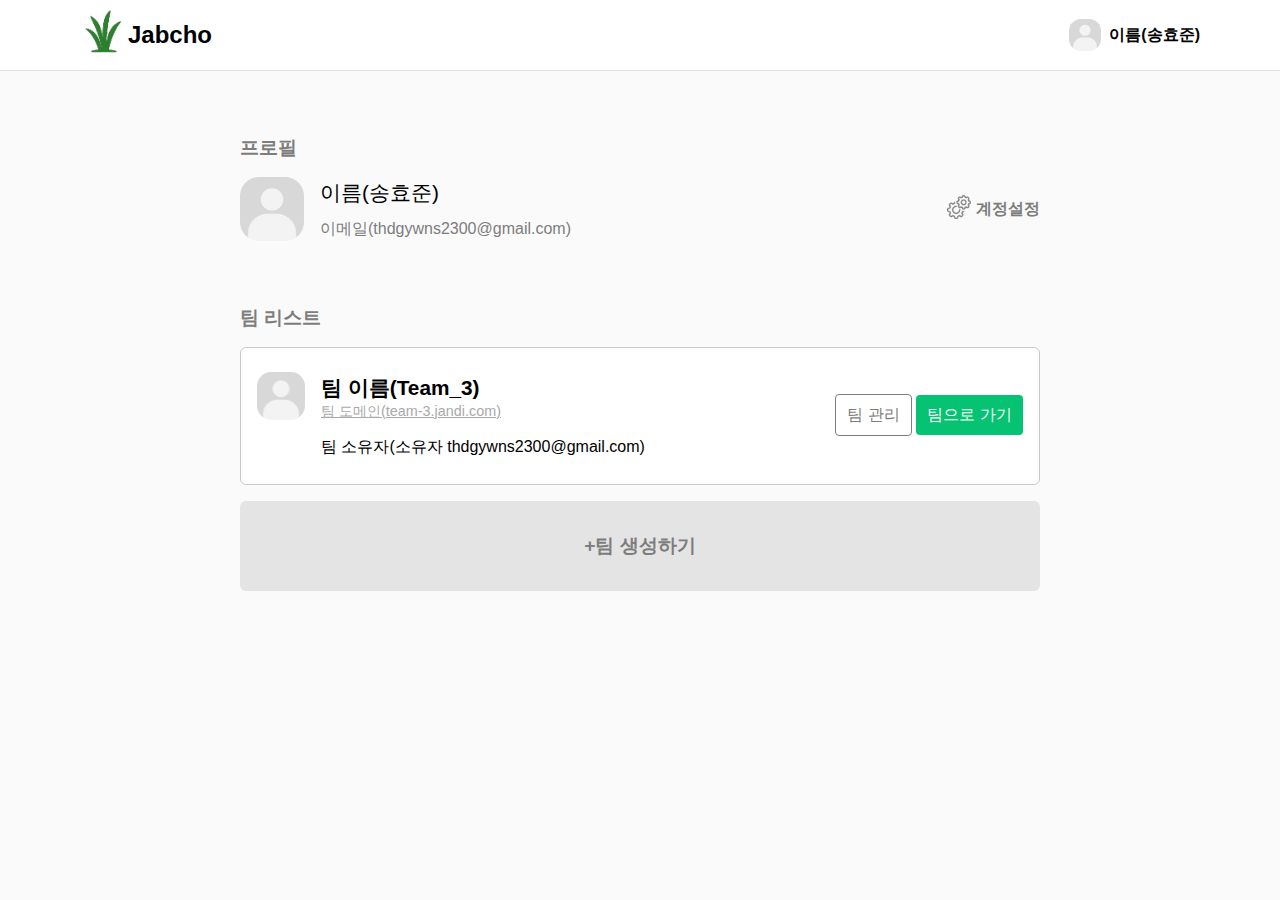
<file: Project/src/main/resources/templates/index.html>
<!DOCTYPE html>
<html lang="en">
  <head>
    <meta charset="UTF-8" />
    <meta name="viewport" content="width=device-width, initial-scale=1.0" />
    <link rel="stylesheet" href="../static/css/shared.css" />
    <link rel="stylesheet" href="../static/css/index.css" />

    <title>Jabcho Main</title>
  </head>
  <body>
    <header>
      <div class="jabcho_logo">
        <img src="../static/images/Jobcho_logo.png" alt="Jobcho_logo" />
        <p>Jabcho</p>
      </div>
      <div class="header_user_info">
        <img src="../static/images/default_profile.png" alt="user_img" />
        <p>이름(송효준)</p>
      </div>
    </header>

    <main>
      <div class="profile_container">
        <h3>프로필</h3>
        <div class="profile">
          <div class="right_items">
            <img src="../static/images/default_profile.png" alt="profile_img" />
            <div class="profile_info">
              <p class="profile_info_name">이름(송효준)</p>
              <p class="profile_info_email">이메일(thdgywns2300@gmail.com)</p>
            </div>
          </div>
          <div class="left_items">
            <img src="../static/images/settings.png" alt="">
            <a href="">계정설정</a>
          </div>
        </div>
      </div>

      <div class="team_list_container">
        <h3>팀 리스트</h3>
        <div class="team_list">
          <div class="team_list_item">
            <div class="team">
              <div class="right_items">
                <img
                  src="../static/images/default_profile.png"
                  alt="profile_img"
                />
                <div class="team_info">
                  <p class="team_info_team_name">팀 이름(Team_3)</p>
                  <a class="team_info_team_domain"
                    >팀 도메인(team-3.jandi.com)</a
                  >
                  <p class="team_info_team_owner">
                    팀 소유자(소유자 thdgywns2300@gmail.com)
                  </p>
                </div>
              </div>
              <div class="team_btn">
                <a href="">팀 관리</a>
                <a href="">팀으로 가기</a>
              </div>
            </div>
          </div>
        </div>
        <div class="team_creat_btn">
          <a href="">+팀 생성하기</a>
        </div>
      </div>
    </main>
  </body>
</html>
</file>
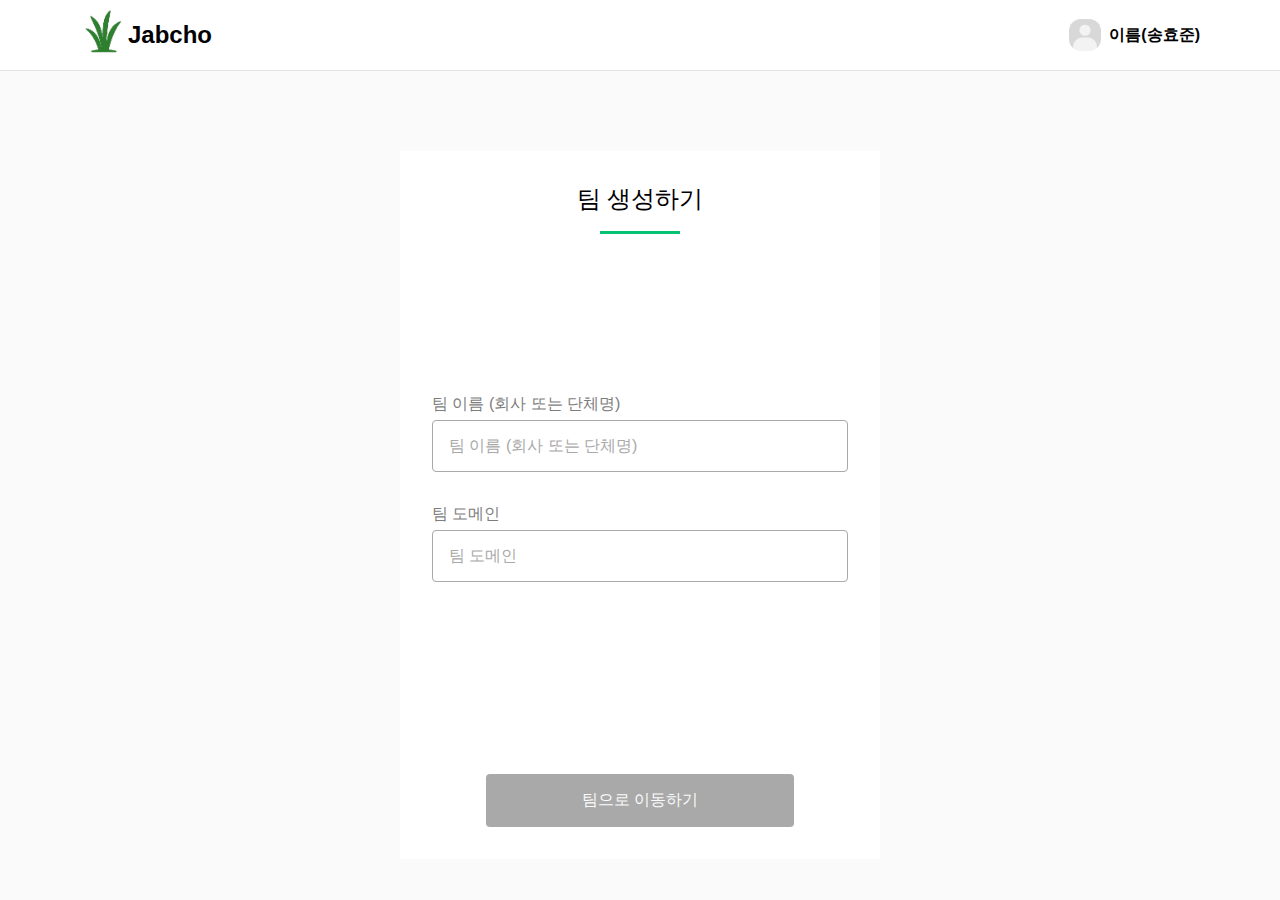
<file: Project/src/main/resources/templates/createteam.html>
<!DOCTYPE html>
<html lang="en">
  <head>
    <meta charset="UTF-8" />
    <meta name="viewport" content="width=device-width, initial-scale=1.0" />
    <link rel="stylesheet" href="../static/css/shared.css" />
    <link rel="stylesheet" href="../static/css/createteam.css" />

    <title>Jabcho Main</title>
  </head>
  <body>
    <header>
      <div class="jabcho_logo">
        <img src="../static/images/Jobcho_logo.png" alt="Jobcho_logo" />
        <p>Jabcho</p>
      </div>
      <div class="header_user_info">
        <img src="../static/images/default_profile.png" alt="user_img" />
        <p>이름(송효준)</p>
      </div>
    </header>

    <main>
      <div class="create_team_container">
        <p class="title">팀 생성하기</p>
        <hr>
        <form action="" class="team_create_form">
          <div class="input_items">
            <label for="">팀 이름 (회사 또는 단체명)</label>
            <input type="text" placeholder="팀 이름 (회사 또는 단체명)">
          </div>
          <div class="input_items">
            <label for="">팀 도메인</label>
            <input type="text" placeholder="팀 도메인">
          </div>
          <button>팀으로 이동하기</button>
        </form>
      </div>
    </main>
  </body>
</html>
</file>
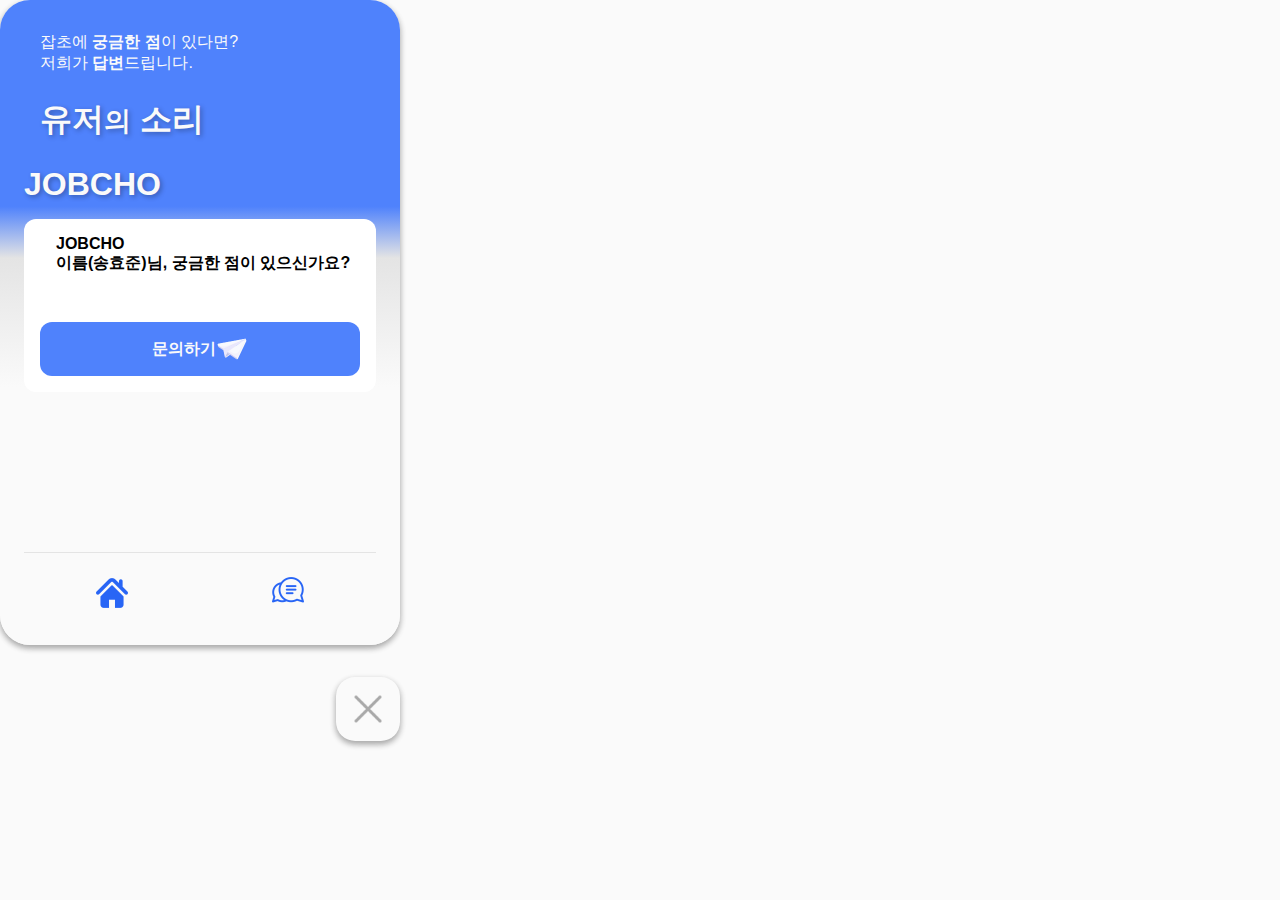
<file: Project/src/main/resources/templates/customerservicecenter.html>
<!DOCTYPE html>
<html lang="en">
  <head>
    <meta charset="UTF-8" />
    <meta name="viewport" content="width=device-width, initial-scale=1.0" />
    <link rel="stylesheet" href="../static/css/shared.css" />
    <link rel="stylesheet" href="../static/css/customerservicecenter.css" />
    <script src="../static/js/closeServiceCenter.js" defer></script>
    <title>문의사항 | 고객센터</title>
  </head>
  <body>
    <main>
      <div class="total_container">
        <div class="customer_service_center_container">
          <div class="upper_container">
            <p class="service_center_text">
              잡초에 <strong>궁금한 점</strong>이 있다면?
            </p>
            <p class="service_center_text">
              저희가 <strong>답변</strong>드립니다.
            </p>
            <h2 class="service_center_text">유저<small>의</small> 소리</h2>
          </div>
          <h2 class="service_center_text">JOBCHO</h2>
          <div class="lower_container">
            <div class="pop_container">
              <p>JOBCHO</p>
              <p>이름(송효준)님, 궁금한 점이 있으신가요?</p>
              <a href="" class="">
                <p>문의하기</p>
                <img src="../static/images/icons/paper-aeroplane.png" alt="" />
              </a>
            </div>
            <div class="btn_container">
              <a href="">
                <img
                  src="../static/images/icons/home-icon-silhouette (1).png"
                  alt=""
                />
              </a>
              <a href="">
                <img src="../static/images/icons/conversation.png" alt="" />
              </a>
            </div>
          </div>
        </div>

        <div class="x_btn">
          <img src="../static/images/icons/cross-mark.png" alt="" />
        </div>
      </div>
    </main>
  </body>
</html>
</file>
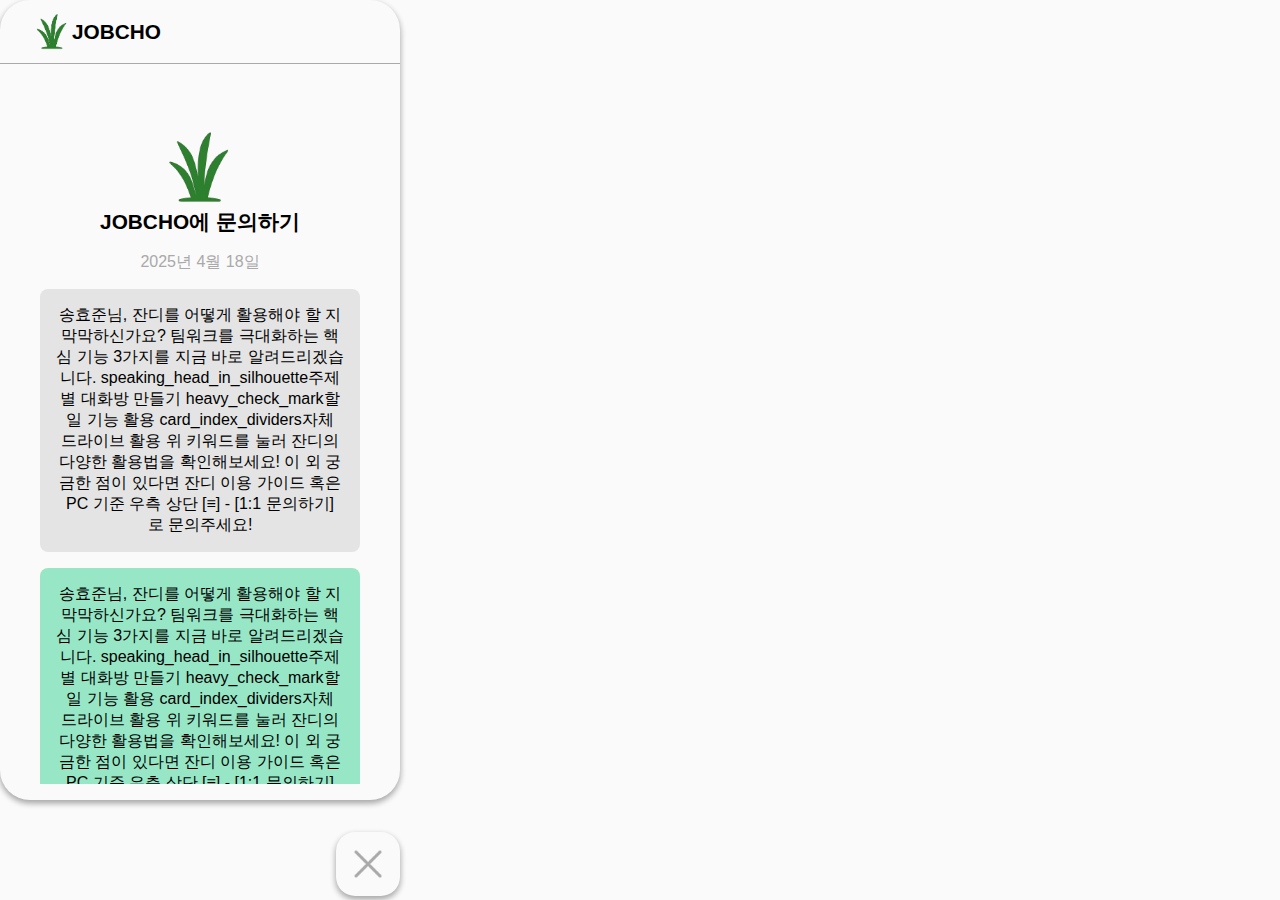
<file: Project/src/main/resources/templates/customerservicetalk.html>
<!DOCTYPE html>
<html lang="en">
  <head>
    <meta charset="UTF-8" />
    <meta name="viewport" content="width=device-width, initial-scale=1.0" />
    <link rel="stylesheet" href="../static/css/shared.css" />
    <link rel="stylesheet" href="../static/css/customerservicetalk.css" />
    <script src="../static/js/closeServiceCenter.js" defer></script>
    <title>문의사항 | 고객센터</title>
  </head>
  <body>
    <main>
      <div class="total_container">
        <div class="talk_container">
          <div class="talk_header">
            <img src="../static/images/Jobcho_logo.png" alt="" />
            <p>JOBCHO</p>
          </div>
          <div class="talk_main">
            <img src="../static/images/Jobcho_logo.png" alt="" />
            <p>JOBCHO에 문의하기</p>
            <div class="talk_content_container">
              <div class="talk_table">
                <p class="talk_date">2025년 4월 18일</p>
                <div class="basic_talk">
                  <p>
                    송효준님, ​잔디를 ​어떻게 활용해야 할 지 막막하신가요?
                    팀워크를 극대화하는 핵심 기능 3가지를 지금 바로
                    알려드리겠습니다. speaking_head_in_silhouette주제별 대화방
                    만들기 heavy_check_mark할 일 기능 활용
                    card_index_dividers자체 드라이브 활용 위 키워드를 눌러
                    잔디의 다양한 활용법을 확인해보세요! 이 외 궁금한 점이
                    있다면 잔디 이용 가이드 혹은 PC 기준 우측 상단 [≡] - [1:1
                    문의하기] 로 문의주세요!
                  </p>
                </div>
                <div class="mine_talk">
                  <p>
                    송효준님, ​잔디를 ​어떻게 활용해야 할 지 막막하신가요?
                    팀워크를 극대화하는 핵심 기능 3가지를 지금 바로
                    알려드리겠습니다. speaking_head_in_silhouette주제별 대화방
                    만들기 heavy_check_mark할 일 기능 활용
                    card_index_dividers자체 드라이브 활용 위 키워드를 눌러
                    잔디의 다양한 활용법을 확인해보세요! 이 외 궁금한 점이
                    있다면 잔디 이용 가이드 혹은 PC 기준 우측 상단 [≡] - [1:1
                    문의하기] 로 문의주세요!
                  </p>
                </div>
                <div class="other_person_talk">
                  <p>
                    송효준님, ​잔디를 ​어떻게 활용해야 할 지 막막하신가요?
                    팀워크를 극대화하는 핵심 기능 3가지를 지금 바로
                    알려드리겠습니다. speaking_head_in_silhouette주제별 대화방
                    만들기 heavy_check_mark할 일 기능 활용
                    card_index_dividers자체 드라이브 활용 위 키워드를 눌러
                    잔디의 다양한 활용법을 확인해보세요! 이 외 궁금한 점이
                    있다면 잔디 이용 가이드 혹은 PC 기준 우측 상단 [≡] - [1:1
                    문의하기] 로 문의주세요!
                  </p>
                </div>
              </div>
            </div>
          </div>
        </div>

        <div class="x_btn" onclick="close_window">
          <img src="../static/images/icons/cross-mark.png" alt="" />
        </div>
      </div>
    </main>
  </body>
</html>
</file>
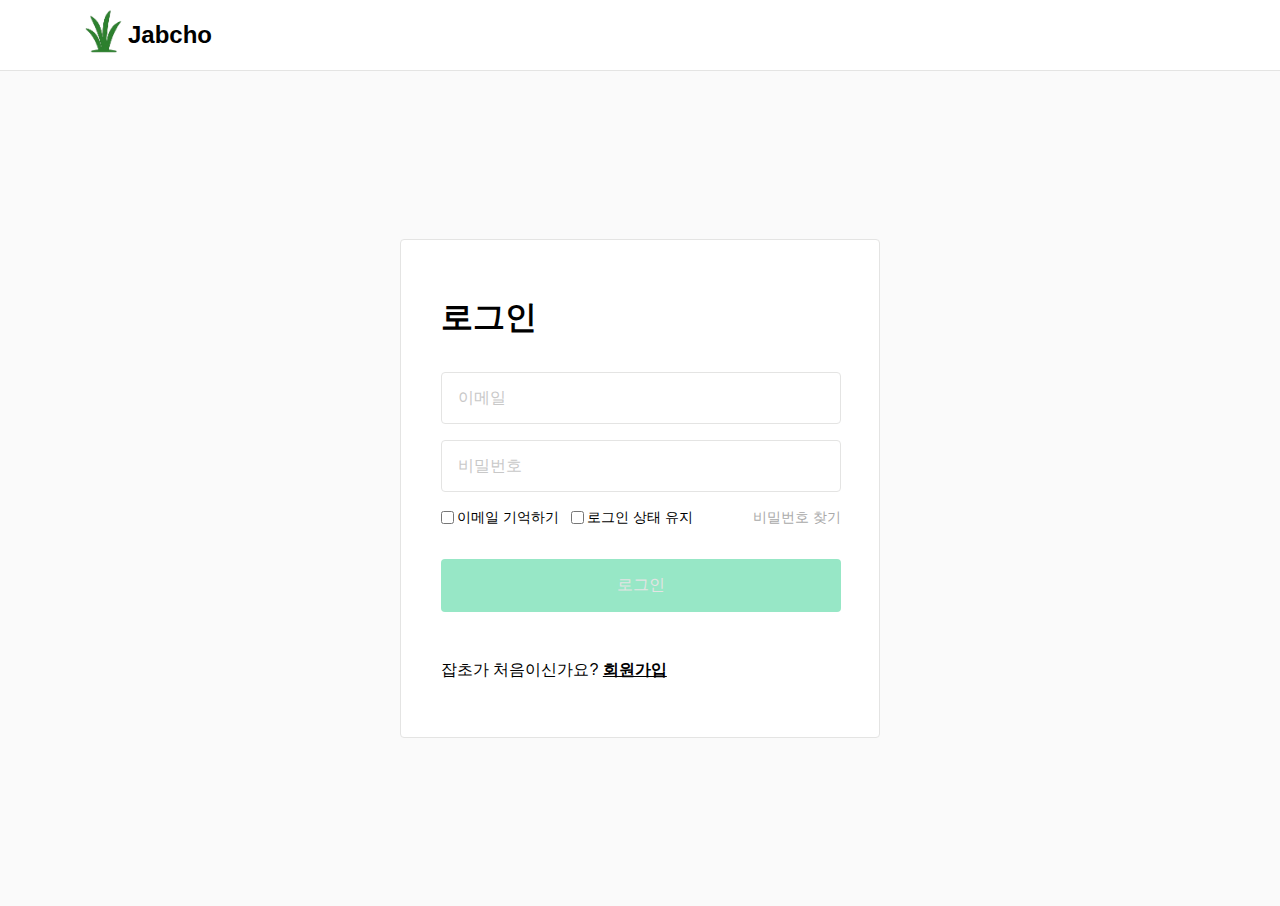
<file: Project/src/main/resources/templates/login.html>
<!DOCTYPE html>
<html lang="en">
  <head>
    <meta charset="UTF-8" />
    <meta name="viewport" content="width=device-width, initial-scale=1.0" />
    <link rel="stylesheet" href="../static/css/shared.css" />
    <link rel="stylesheet" href="../static/css/login.css" />

    <title>Jabcho Signup</title>
  </head>
  <body>
    <header>
      <div class="jabcho_logo">
        <img src="../static/images/Jobcho_logo.png" alt="Jobcho_logo">
        <p>Jabcho</p>
      </div>
    </header>

    <main>
      <div class="login_container">
        <h1>로그인</h1>
        <form action="/login" class="login_form">
          <input type="email" placeholder="이메일" class="login_input" />
          <p class="caution">이메일 주소를 입력해주세요.</p>
          <input type="password" placeholder="비밀번호" class="login_input" />
          <p class="caution">비밀번호가 일치하지 않습니다.</p>
          <div class="select_container">
            <label for="" class="checkbox">
              <input type="checkbox" />이메일 기억하기
            </label>
            <label for="" class="checkbox">
              <input type="checkbox" />로그인 상태 유지
            </label>
            <a href="/forgotpassword" class="forgotpassword">비밀번호 찾기</a>
          </div>
          <button class="login_btn">로그인</button>
          <p class="signup">
            잡초가 처음이신가요?
            <a
              href="http://127.0.0.1:5500/Project/src/main/resources/templates/signup.html"
              >회원가입</a
            >
          </p>
        </form>
      </div>
    </main>
  </body>
</html>
</file>
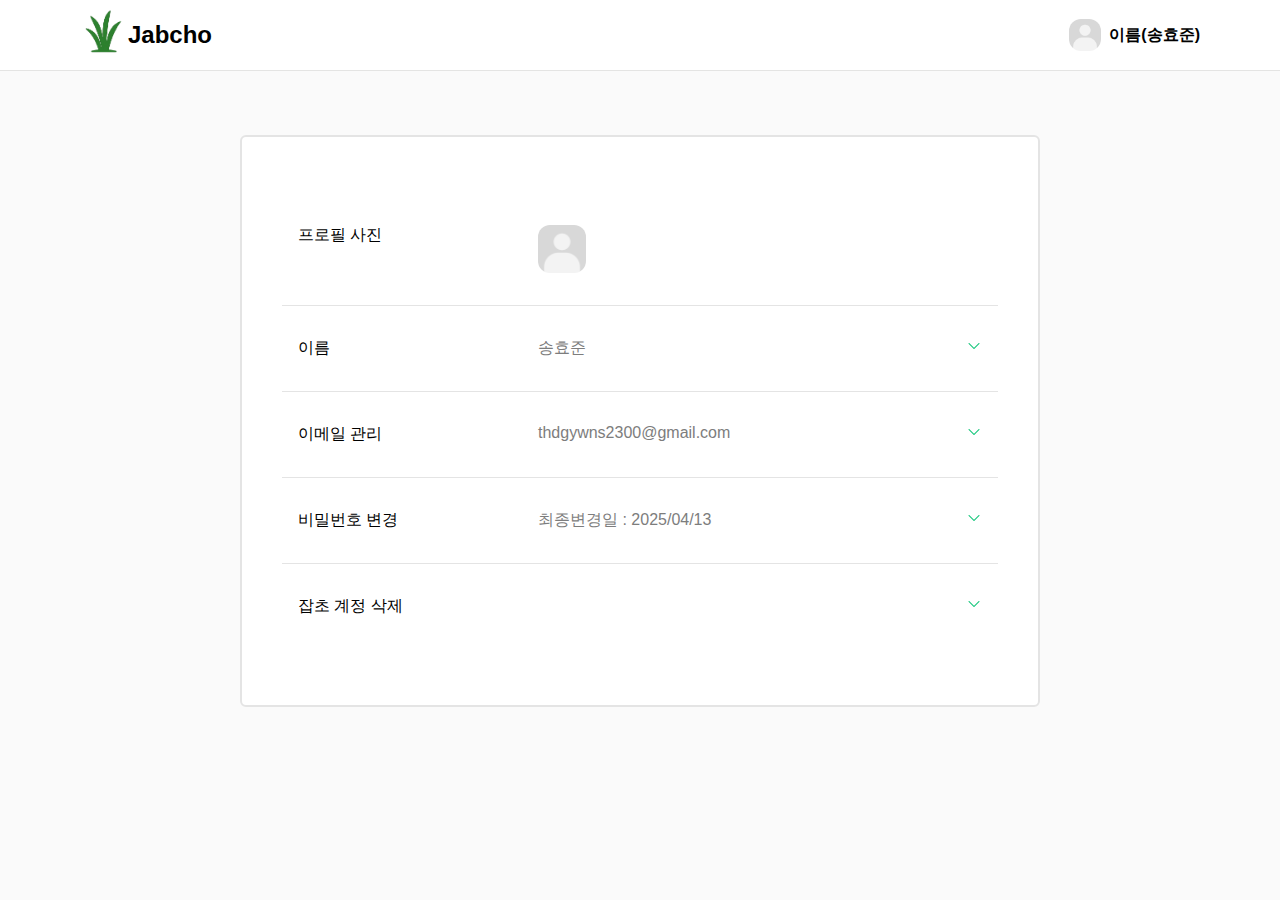
<file: Project/src/main/resources/templates/personalsettings.html>
<!DOCTYPE html>
<html lang="en">
  <head>
    <meta charset="UTF-8" />
    <meta name="viewport" content="width=device-width, initial-scale=1.0" />
    <link rel="stylesheet" href="../static/css/shared.css" />
    <link rel="stylesheet" href="../static/css/personalsettings.css" />

    <title>Jabcho Main</title>
  </head>
  <body>
    <header>
      <div class="jabcho_logo">
        <img src="../static/images/Jobcho_logo.png" alt="Jobcho_logo" />
        <p>Jabcho</p>
      </div>
      <div class="header_user_info">
        <img src="../static/images/default_profile.png" alt="user_img" />
        <p>이름(송효준)</p>
      </div>
    </header>

    <main>
      <div class="main_container">
        <div class="profile_img personal_info_items">
          <div class="info_texts">
            <p>프로필 사진</p>
            <img src="../static/images/default_profile.png" alt="profile_img" />
          </div>
        </div>
        <div class="profile_name personal_info_items">
          <div class="info_texts">
            <p>이름</p>
            <p class="user_info">송효준</p>
          </div>
          <img src="../static/images/arrow-down.png" alt="arrow_down" />
        </div>
        <div class="profile_email personal_info_items">
          <div class="info_texts">
            <p>이메일 관리</p>
            <p class="user_info">thdgywns2300@gmail.com</p>
          </div>
          <img src="../static/images/arrow-down.png" alt="arrow_down" />
        </div>
        <div class="profile_pw personal_info_items">
          <div class="info_texts">
            <p>비밀번호 변경</p>
            <p class="user_info">최종변경일 : 2025/04/13</p>
          </div>
          <img src="../static/images/arrow-down.png" alt="arrow_down" />
        </div>
        <div class="profile_delete personal_info_items">
          <p class="user_info">잡초 계정 삭제</p>
          <img src="../static/images/arrow-down.png" alt="arrow_down" />
        </div>
      </div>
    </main>
  </body>
</html>

<script>
  document.addEventListener("DOMContentLoaded", () => {
    const toggleItems = document.querySelectorAll(".personal_info_items");

    toggleItems.forEach((item) => {
      const arrowImg = item.querySelector("img[alt='arrow_down']");
      if (!arrowImg) return;

      item.addEventListener("click", () => {
        const isDown = arrowImg.src.includes("arrow-down.png");
        arrowImg.src = isDown
          ? "../static/images/arrow-up.png"
          : "../static/images/arrow-down.png";
      });
    });
  });
</script>
</file>
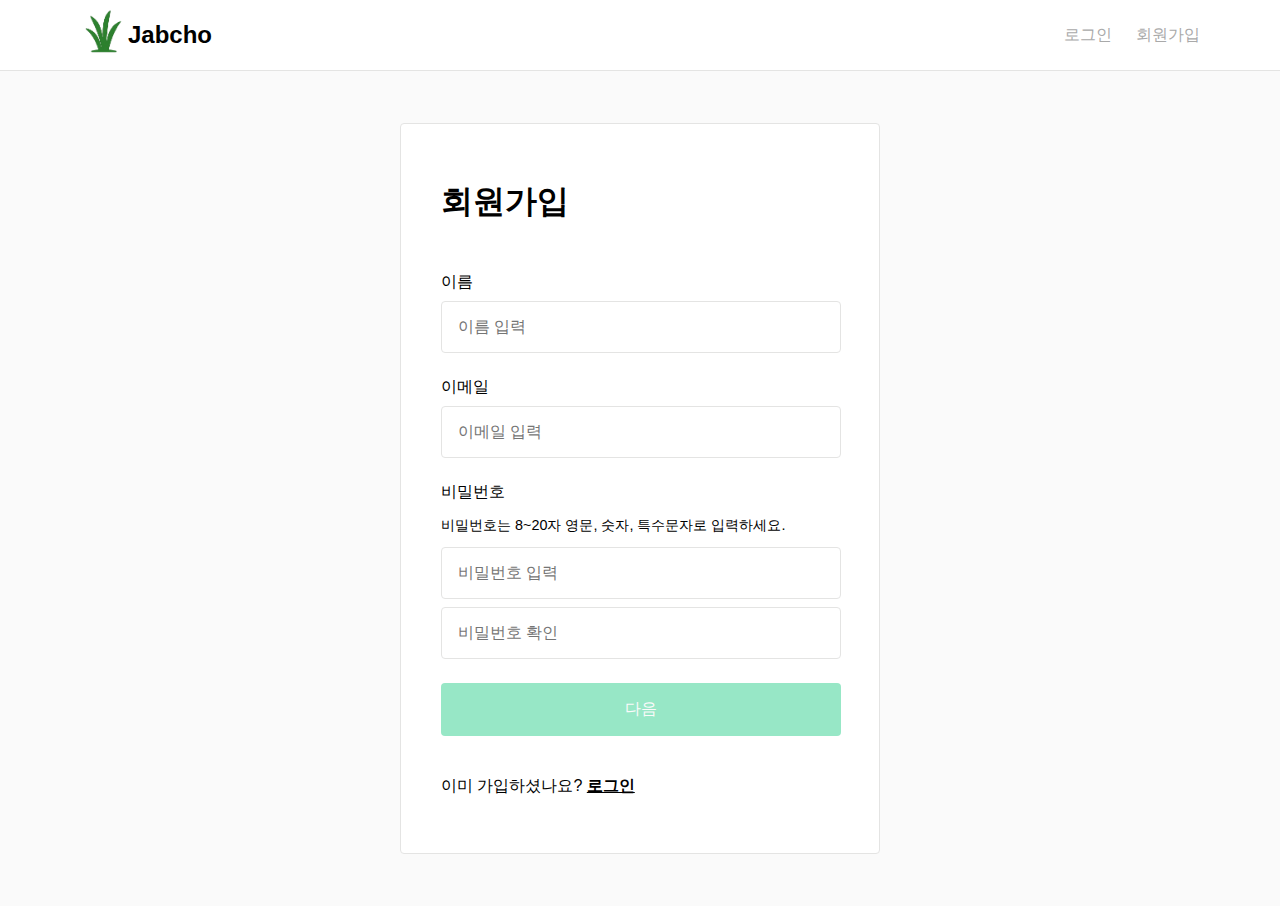
<file: Project/src/main/resources/templates/signup.html>
<!DOCTYPE html>
<html lang="en">
  <head>
    <meta charset="UTF-8" />
    <meta name="viewport" content="width=device-width, initial-scale=1.0" />
    <link rel="stylesheet" href="../static/css/shared.css" />
    <link rel="stylesheet" href="../static/css/login.css" />
    <script src="../static/js/sign.js" defer></script>
    <title>Jabcho Signup</title>
  </head>

  <body>
    <header>
      <div class="jabcho_logo">
        <img src="../static/images/Jobcho_logo.png" alt="Jobcho_logo">
        <p>Jabcho</p>
      </div>
      <div class="select_authentication">
        <a href="">로그인</a>
        <a href="">회원가입</a>
      </div>
    </header>

    <main>
      <div class="login_container" class="signup_container">
        <h1>회원가입</h1>
        <form action="/login" class="signup_form" method="post">
          <label for="user_name" class="signup_label">이름</label>
          <input
            type="text"
            placeholder="이름 입력"
            class="login_input input_name"
            name="user_name"
          />
          <label for="user_email" class="signup_label">이메일</label>
          <input
            type="email"
            placeholder="이메일 입력"
            class="login_input email_input"
            name="user_email"
          />
          <p class="caution email_caution">이메일 형식이 올바르지 않습니다.</p>
          <label for="user_password" class="signup_label">비밀번호</label>
          <p class="shown_caution">
            비밀번호는 8~20자 영문, 숫자, 특수문자로 입력하세요.
          </p>
          <input
            type="password"
            placeholder="비밀번호 입력"
            class="login_input input_password"
          />
          <input
            type="password"
            placeholder="비밀번호 확인"
            class="login_input input_checked_password"
          />
          <p class="caution password_caution">비밀번호가 서로 다릅니다.</p>
          <button class="next_btn">다음</button>
          <p class="signup">
            이미 가입하셨나요?
            <a
              href="http://127.0.0.1:5500/Project/src/main/resources/templates/signup.html"
              >로그인</a
            >
          </p>
        </form>
      </div>
    </main>
    
  </body>
</html>
</file>
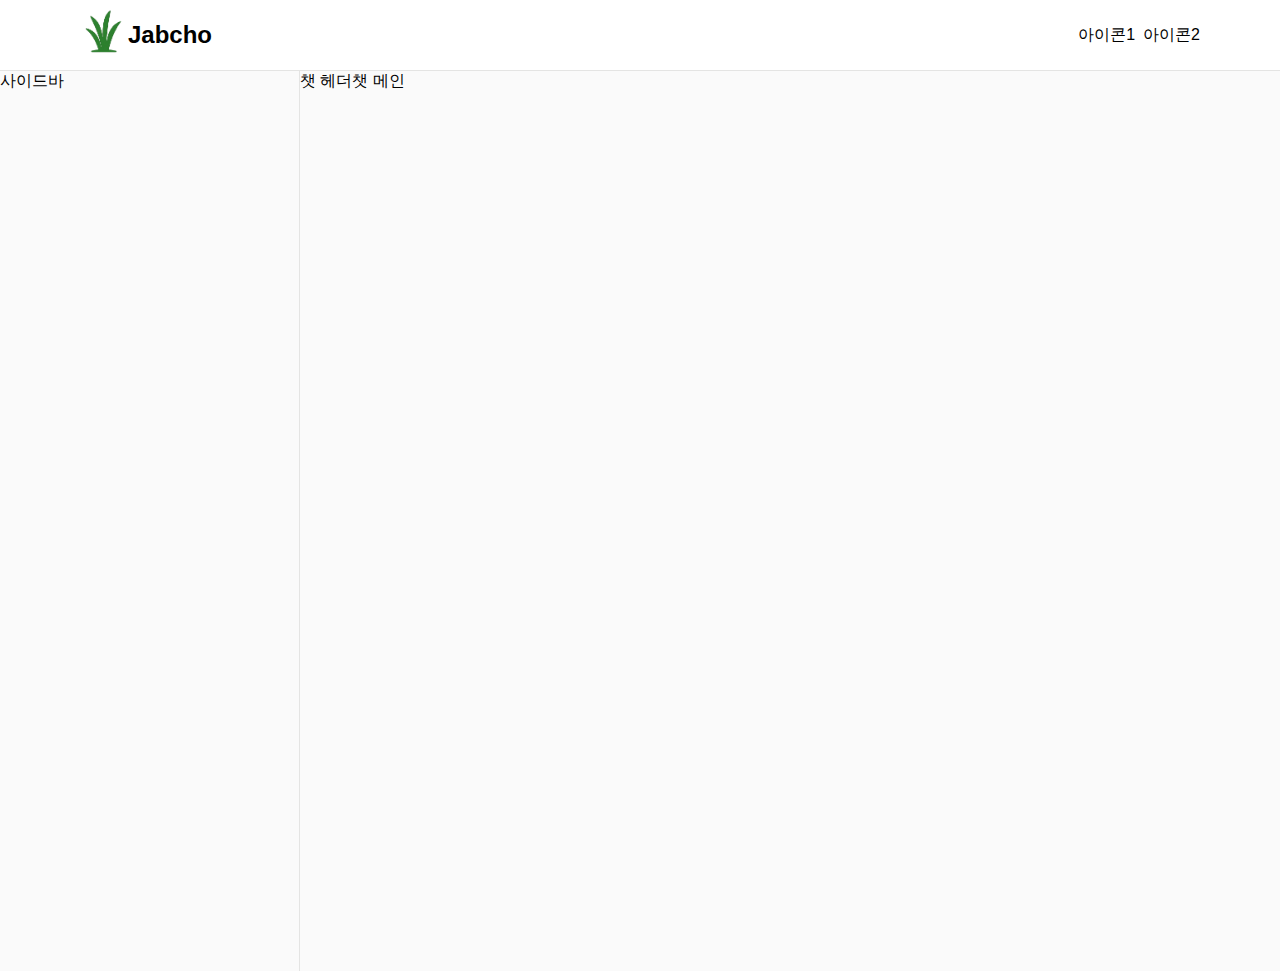
<file: Project/src/main/resources/templates/workspace.html>
<!DOCTYPE html>
<html lang="en">

<head>
    <meta charset="UTF-8">
    <meta name="viewport" content="width=device-width, initial-scale=1.0">
    <title>Welcome | team_name</title>
    <link rel="stylesheet" href="../static/css/shared.css" />
    <link rel="stylesheet" href="../static/css/workspace.css" />
</head>

<body>
    <header>
        <div class="jabcho_logo">
            <img src="../static/images/Jobcho_logo.png" alt="Jobcho_logo" />
            <p>Jabcho</p>
        </div>
        <div class="header_icon_info">
            <a href="">아이콘1</a>
            <a href="">아이콘2</a>
        </div>
    </header>
    <main>
        <div class="main">
            <div class="side_bar">
                사이드바
            </div>
            <div class="chat_header">
                챗 헤더
            </div>
            <div class="chat_main">
                챗 메인
            </div>
        </div>
    </main>
</body>

</html>
</file>
<file: Project/src/main/resources/static/css/shared.css>
* {
  margin: 0;
  padding: 0;
  box-sizing: border-box;
}

body {
  font-family: "Noto Sans KR", sans-serif;
  background-color: rgb(250, 250, 250);
}

button {
  cursor: pointer;
  border: none;
  border-radius: 4px;
  background-color: rgb(151, 231, 198);
  color: rgb(228, 228, 228);
  font-size: 1rem;
  transition: background-color 0.2s ease;
}

a {
  color: inherit;
  text-decoration: none;
}

input,
select,
textarea {
  border-radius: 4px;
  font-size: 1rem;
}

header {
  width: 100%;
  background-color: rgb(255, 255, 255);
  border-bottom: 1.5px solid rgb(228, 228, 227);
  display: flex;
  justify-content: space-between;
  align-items: center;
  padding: 0.5rem 5rem;
}

.jabcho_logo {
  display: flex;
  align-items: center;
}

.jabcho_logo img {
  width: 3rem;
  height: 3rem;
  margin-bottom: 0.4rem;  
}

.jabcho_logo p {
  font-size: 1.5rem;
  font-weight: 900;
}

.select_authentication {
  display: flex;
  gap : 1.5rem;
  color: rgb(169,169,169);
}

.select_authentication a:hover {
  color: rgb(6, 195, 115);
  font-weight: bold;
}

.header_user_info {
  display: flex;
  align-items: center;
  gap: 0.5rem;
}

.header_user_info img {
  width: 2rem;
  height: 2rem;
  border-radius: 12px;
}

.header_user_info p {
  font-weight: bold;
}
</file>
<file: Project/src/main/resources/static/css/index.css>
.profile_container,
.team_list_container {
  width: 50rem;
  margin: auto;
  margin-top: 4rem;
}

h3 {
  color: rgb(125, 125, 125);
  margin-bottom: 1rem;
}

.team_list_item {
  background-color: white;
  border: 1px solid rgb(200,200,200);
  padding: 1.5rem 1rem;
  border-radius: 6px;
  margin-bottom: 1rem;
}

.profile,
.team { 
  display: flex;
  align-items: center;
  justify-content: space-between;
  gap: 1rem;
  margin: auto;
}

.profile_container img,
.team img {
  width: 4rem;
  height: 4rem;
  border-radius: 30%;
}

.team img {
  width: 3rem;
  height: 3rem;
}

.left_items {
    display: flex;
    align-items: center;
    gap: 0.3rem; 
}

.left_items img {
    width: 1.5rem;
    height: 1.5rem;
    margin-bottom: 0.3rem;
}
.left_items a {
  color: rgb(125, 125, 125);
  font-weight: 600;
}

.right_items {
  display: flex;
  gap: 1rem;
  align-self: center;
}

.profile_info,
.team_info {
  padding-block: 0.1rem;
  display: flex;
  flex-direction: column;
  justify-content: space-between;
}

.profile_info p:first-child {
  font-size: 1.3rem;
  font-weight: 500;
}

.profile_info p:last-child {
  color: rgb(125, 125, 125);
}

.team_info p:first-child {
  font-size: 1.3rem;
  font-weight: 600;
}

.team_info p:last-child {
  margin-top: 1rem;
}

.team_info a {
  text-decoration: underline;
  font-size: 0.9rem;
  color: rgb(169, 169, 169);
}

.team_btn a {
  padding: 0.7rem;
  font-weight: 500;
  border-radius: 4px;
}

.team_btn a:first-child {
  border: 1px solid rgb(125, 125, 125);
  color: rgb(125, 125, 125);
  margin-left: 1rem;
}

.team_btn a:last-child {
  background-color: rgb(6, 195, 115);
  color: rgb(250, 250, 250);
}

.team_creat_btn a {
  display: block;
  padding-block: 2rem;
  background-color: rgb(228,228,228);
  color: rgb(125, 125, 125);

  font-size: 1.2rem;
  text-align: center;
  font-weight: 600;
  border-radius: 6px;
}
</file>
<file: Project/src/main/resources/static/css/createteam.css>
.create_team_container {
    background-color: white;
    width: 30rem;
    margin: auto;
    margin-top: 5rem;
    padding: 2rem 2rem;
}

.title {
    text-align: center;
    font-size: 1.5rem;
    font-weight: 400;
}

hr {
    width: 5rem;
    height: 3px;
    margin: 1rem auto;
    background: rgb(6, 195, 115);
    border: none;
}

.team_create_form {
    margin-top: 10rem;
    display: flex;
    flex-direction: column;
    align-items: center;
    gap: 2rem;
}

.input_items {
    display: flex;
    flex-direction: column;
    gap: 0.3rem;
}

.input_items label {
    font-size: 1rem;
    font-weight: 500;
    color: rgb(125,125,125);
}

.input_items input {
    width: 26rem;
    padding: 1rem;
    border: 1px solid rgb(169, 169, 169);
}

.input_items input::placeholder {
    color: rgb(169, 169, 169);
}

button {
    margin-top: 10rem;
    background-color: rgb(169, 169, 169);
    padding: 1rem 6rem;
    color: rgb(250, 250, 250);
}
</file>
<file: Project/src/main/resources/static/css/customerservicecenter.css>
.total_container {
  width: 25rem;
  display: flex;
  flex-direction: column;
  align-items: flex-end;
  opacity: 1;
  transition: opacity 0.5s ease;
}

.fade-out {
  opacity: 0;
}

.customer_service_center_container {
  width: 25rem;
  margin: auto;
  padding: 2rem 1.5rem;
  background: linear-gradient(
    to bottom,
    rgb(79, 130, 252) 0%,
    rgb(79, 130, 252) 32%,
    rgb(228, 228, 228) 40%,
    rgb(250, 250, 250) 60%
  );
  box-shadow: 0 3px 6px rgba(0, 0, 0, 0.16), 0 3px 6px rgba(0, 0, 0, 0.23);
  border-radius: 30px;
}

.upper_container {
  padding-inline: 1rem;
}

.service_center_text {
  color: rgb(250, 250, 250);
}

h2 {
  text-shadow: 2px 2px 5px rgba(0, 0, 0, 0.3);
  margin-top: 1.5rem;
  font-size: 2rem;
  color: rgb(250, 250, 250);
}

.pop_container {
  margin-top: 1rem;
  width: 22rem;
  font-weight: 500;
  background-color: white;
  border-radius: 12px;
  padding: 1rem;
  box-shadow: none;
}

.pop_container > p {
  font-weight: 700;
  margin-left: 1rem;
}

.pop_container a {
  display: flex;
  align-items: center;
  justify-content: center;
  text-align: center;
  margin-top: 3rem;
  padding-block: 0.7rem;
  background-color: rgb(79, 130, 252);
  color: rgb(250, 250, 250);
  border-radius: 12px;
}

.pop_container a:hover {
  background-color: rgb(40, 101, 245);
}

.pop_container a p {
  font-weight: 600;
}

.pop_container a img {
  width: 2rem;
  height: 2rem;
}

.btn_container {
  margin-top: 10rem;
  padding-top: 1.5rem;
  display: flex;
  justify-content: space-around;
  border-top: 1px solid rgb(228, 228, 228);
}

.btn_container img {
  width: 2rem;
  height: 2rem;
}

.x_btn {
  box-shadow: 0 3px 6px rgba(0, 0, 0, 0.16), 0 3px 6px rgba(0, 0, 0, 0.23);
  margin-top: 2rem;
  width: 4rem;
  height: 4rem;
  display: flex;
  justify-content: center;
  align-items: center;
  border-radius: 30%;
}

.x_btn img {
  width: 3rem;
  height: 3rem;
}
</file>
<file: Project/src/main/resources/static/css/customerservicetalk.css>
.total_container {
  width: 25rem;
  display: flex;
  flex-direction: column;
  align-items: flex-end;
  opacity: 1;
  transition: opacity 0.5s ease;
}

.fade-out {
  opacity: 0;
}

.talk_container {
  width: 25rem;
  height: 50rem;
  margin: auto;
  /* padding: 1rem 1.5rem 0 1.5rem; */
  background-color: rgb(250, 250, 250);
  box-shadow: 0 3px 6px rgba(0, 0, 0, 0.16), 0 3px 6px rgba(0, 0, 0, 0.23);
  border-radius: 30px;
  overflow: hidden;
}

.talk_header {
  display: flex;
  align-items: center;
  padding: 0.8rem 2rem;
  height: 4rem;
  border-bottom: 1px solid rgb(169, 169, 169);
}

.talk_header img {
  display: block;
  width: 2.5rem;
  height: 2.5rem;
  border: 50%;
}

.talk_header p {
  font-weight: 700;
  font-size: 1.3rem;
}

.talk_main {
  padding-top: 4rem;
  height: 45rem;
  overflow: scroll;
}

.talk_main img {
  display: block;
  margin: auto;
  width: 5rem;
  height: 5rem;
  border: 50%;
}

.talk_main p {
  font-weight: 700;
  font-size: 1.3rem;
  text-align: center;
}

.talk_content_container .talk_date {
  margin-top: 1rem;
  color: rgb(169, 169, 169);
  font-size: 1rem;
  font-weight: 500;
}

.basic_talk p,
.mine_talk p,
.other_person_talk p {
  margin: 1rem auto;
  width: 20rem;
  padding: 1rem;
  border-radius: 8px;
  background-color: rgb(228, 228, 228);
  font-size: 1rem;
  font-weight: 400;
}

.mine_talk p {
  background-color: rgb(151, 231, 198);
}

.btn_container {
  margin-top: 10rem;
  padding-top: 1.5rem;
  display: flex;
  justify-content: space-around;
  border-top: 1px solid rgb(228, 228, 228);
}

.btn_container img {
  width: 2rem;
  height: 2rem;
}

.x_btn {
  box-shadow: 0 3px 6px rgba(0, 0, 0, 0.16), 0 3px 6px rgba(0, 0, 0, 0.23);
  margin-top: 2rem;
  width: 4rem;
  height: 4rem;
  display: flex;
  justify-content: center;
  align-items: center;
  border-radius: 30%;
}

.x_btn img {
  width: 3rem;
  height: 3rem;
}
</file>
<file: Project/src/main/resources/static/css/login.css>
main {
  min-height: calc(100vh - 65.5px);
  display: flex;
  justify-content: center;
  align-items: center;
}

.login_container {
  width: 30rem;
  margin: auto;
  padding: 3.5rem 2.5rem;
  background-color: white;
  border: 1px solid rgb(228, 228, 227);
  border-radius: 4px;
}

h1 {
  margin-bottom: 2rem;
}

.login_form {
  display: flex;
  flex-direction: column;
  /* align-items: center; */
  gap: 1rem;
}

.signup_form {
  display: flex;
  flex-direction: column;
  /* align-items: center; */
  gap: 0.5rem;
}

.login_input {
  width: 25rem;
  font-size: 1rem;
  padding: 1rem;
  border: 1px solid rgb(228, 228, 227);
}

.login_form input::placeholder {
  color: rgb(200, 200, 200);
}

.signup_label {
  margin-top: 1rem;
}

.caution {
  display: none;
  margin-bottom: 0.5rem;
  font-weight: 500;
}

.shown_caution {
  font-size: 0.9rem;
  margin: 0.3rem 0;
}

.select_container {
  width: 25rem;
  display: flex;
  justify-content: space-between;
}

.checkbox {
  display: flex;
  align-items: center;
  gap: 0.2rem;
  font-size: 0.9rem;
}

.forgotpassword {
  color: rgb(169, 169, 169);
  font-size: 0.9rem;
  margin-left: 3rem;
}

.login_btn {
  width: 25rem;
  padding: 1rem 0;
  margin-top: 1rem;
}

.next_btn {
  width: 25rem;
  padding: 1rem 0;
  margin-top: 1rem;
  color: rgb(250, 250, 250);
}

.signup {
  margin-top: 2rem;
}

.signup a {
  font-weight: 700;
  text-decoration: underline;
}
</file>
<file: Project/src/main/resources/static/css/personalsettings.css>
.main_container {
  width: 50rem;
  margin: auto;
  margin-top: 4rem;
  padding: 3.5rem 2.5rem;
  border: 2px solid rgb(228, 228, 228);
  border-radius: 6px;
  background-color: white;
}

.personal_info_items {
  display: flex;
  justify-content: space-between;
  padding: 2rem 1rem;
  border-bottom: 1.5px solid rgb(228, 228, 228);
}

.info_texts {
  display: flex;
}

.personal_info_items:not(:first-child):hover {
  background-color: rgb(250, 250, 250);
}

.personal_info_items:not(:first-child) img {
  width: 1rem;
  height: 1rem;
}

.personal_info_items:first-child img {
  width: 3rem;
  height: 3rem;
  border-radius: 12px;
}

.personal_info_items p:first-child {
  width: 15rem;
  font-weight: 500;
}

.personal_info_items p:last-child {
  color: rgb(125, 125, 125);
}

.personal_info_items:last-child {
  border: none;
}
</file>
<file: Project/src/main/resources/static/css/workspace.css>
.header_icon_info {
    display: flex;
    align-items: center;
    gap: 0.5rem;
}

.header_icon_info img {
    width: 2rem;
    height: 2rem;
    border-radius: 12px;
}

.main {
    display: flex;
    flex-direction: row;
}

.side_bar {
    width: 300px;
    border-right: 1px solid rgb(228, 228, 227);
    height: 100vh;
}
</file>
